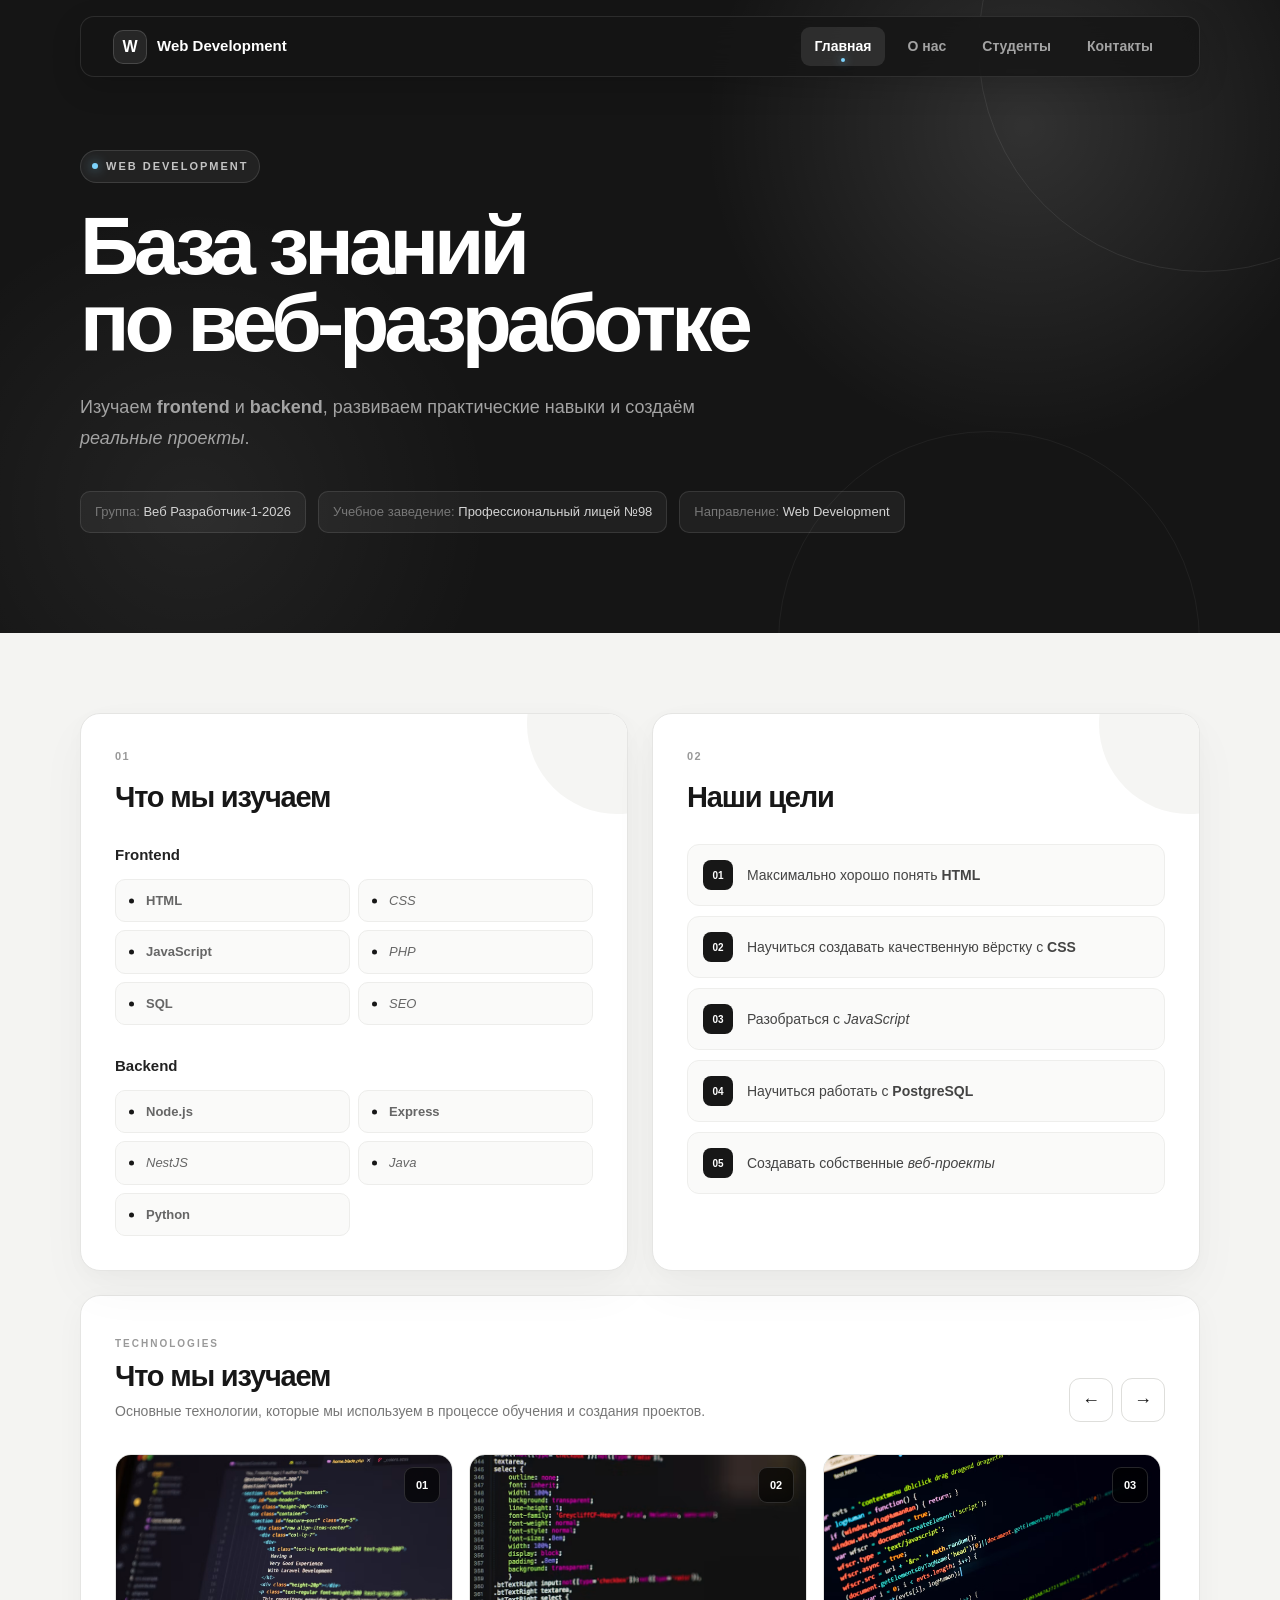
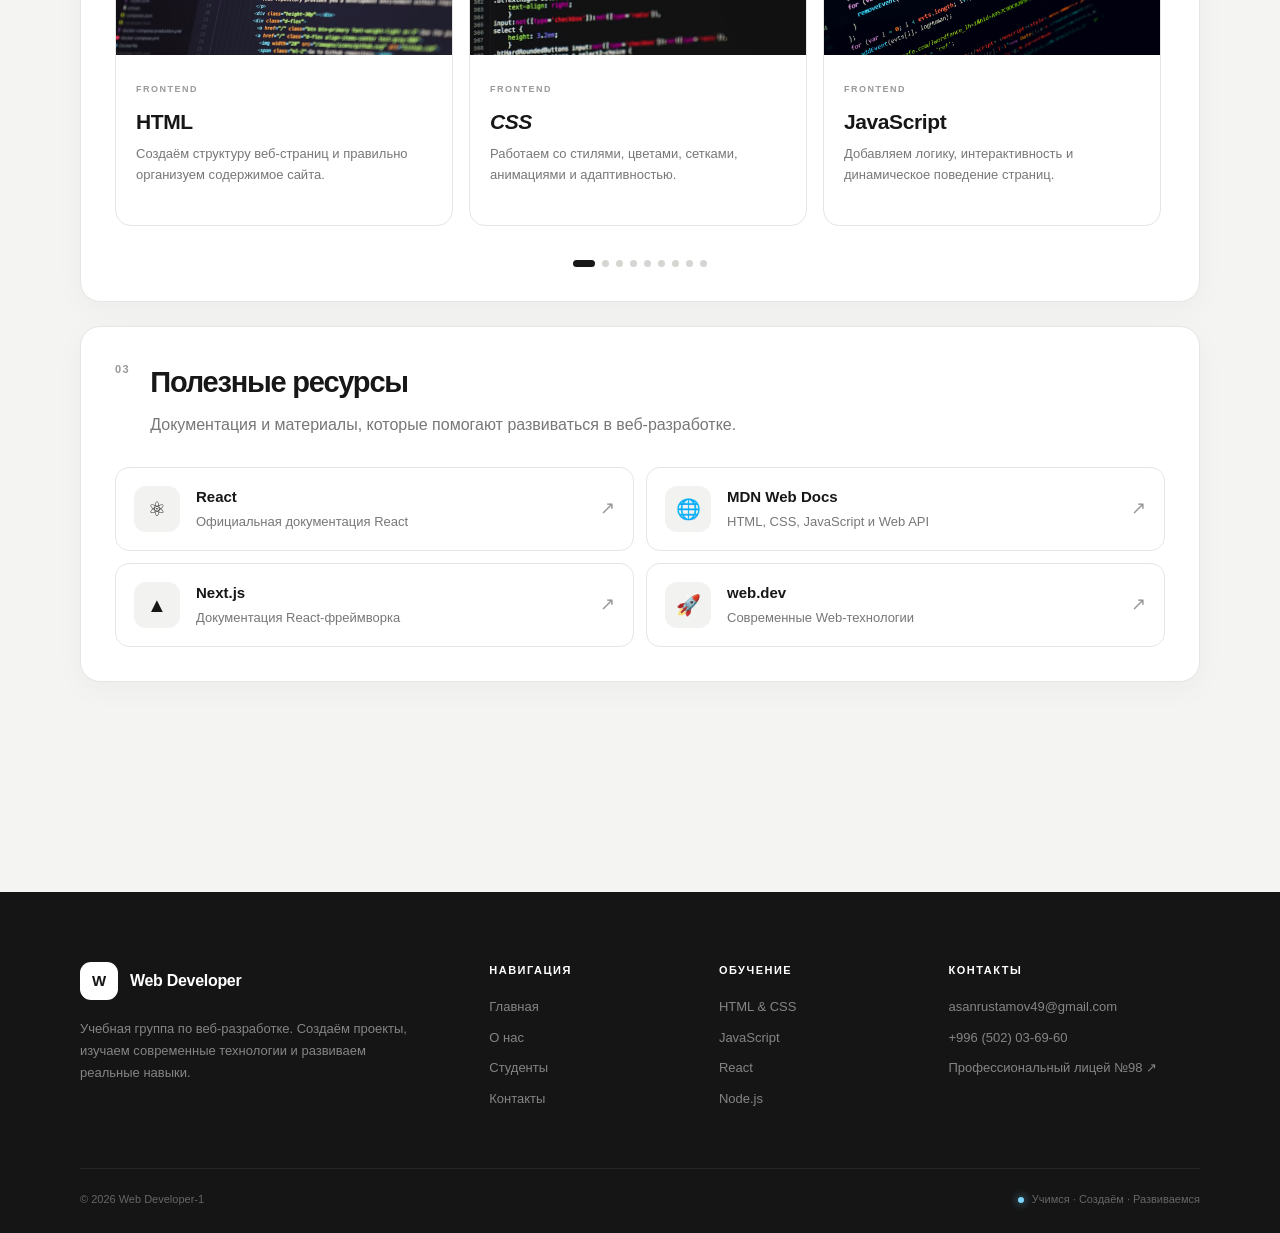
<file: index.html>
<!doctype html>
<html lang="ru">
  <head>
    <meta charset="UTF-8" />
    <meta name="viewport" content="width=device-width, initial-scale=1.0" />
    <meta
      name="description"
      content="Учебная база знаний группы Веб Разработчик-1-2026."
    />
    <title>Web Development — Главная</title>
    <link rel="icon" type="image/svg+xml" href="./images/favicon.svg" />
    <link rel="stylesheet" href="./css/style.css" />
  </head>
  <body>
    <main id="site">
      <section class="hero">
        <nav class="navigation">
          <div class="container">
            <a href="index.html" class="navigation__logo">
              <span class="navigation__logo-icon">W</span>
              Web Development
            </a>
            <div class="navigation__links">
              <a href="index.html">Главная</a>
              <a href="about.html">О нас</a>
              <a href="students.html">Студенты</a>
              <a href="contacts.html">Контакты</a>
            </div>
          </div>
        </nav>
        <div class="container">
          <span class="hero__label"> WEB DEVELOPMENT </span>
          <h1>
            База знаний
            <br />
            по веб-разработке
          </h1>
          <p>
            Изучаем <strong>frontend</strong> и <strong>backend</strong>,
            развиваем практические навыки и создаём <em>реальные проекты</em>.
          </p>
          <div class="hero__info">
            <div class="hero__info-item">
              <span>Группа:</span>
              Веб Разработчик-1-2026
            </div>
            <div class="hero__info-item">
              <span>Учебное заведение:</span>
              Профессиональный лицей №98
            </div>
            <div class="hero__info-item">
              <span>Направление:</span>
              Web Development
            </div>
          </div>
        </div>
      </section>
      <section class="knowledge">
        <div class="container">
          <div class="knowledge__grid">
            <article class="card">
              <span class="card__number"> 01 </span>
              <h2>Что мы изучаем</h2>
              <div class="topic">
                <h3>Frontend</h3>
                <ul>
                  <li>
                    <strong>HTML</strong>
                  </li>
                  <li>
                    <i>CSS</i>
                  </li>
                  <li>
                    <b>JavaScript</b>
                  </li>
                  <li>
                    <em>PHP</em>
                  </li>
                  <li>
                    <strong>SQL</strong>
                  </li>
                  <li>
                    <i>SEO</i>
                  </li>
                </ul>
              </div>
              <div class="topic">
                <h3>Backend</h3>
                <ul>
                  <li>
                    <strong>Node.js</strong>
                  </li>
                  <li>
                    <b>Express</b>
                  </li>
                  <li>
                    <em>NestJS</em>
                  </li>
                  <li>
                    <i>Java</i>
                  </li>
                  <li>
                    <strong>Python</strong>
                  </li>
                </ul>
              </div>
            </article>
            <article class="card">
              <span class="card__number"> 02 </span>
              <h2>Наши цели</h2>
              <ol class="goals">
                <li>
                  <span>01</span>
                  <p>
                    Максимально хорошо понять
                    <strong>HTML</strong>
                  </p>
                </li>
                <li>
                  <span>02</span>
                  <p>Научиться создавать качественную вёрстку с <b>CSS</b></p>
                </li>
                <li>
                  <span>03</span>
                  <p>
                    Разобраться с
                    <em>JavaScript</em>
                  </p>
                </li>
                <li>
                  <span>04</span>
                  <p>
                    Научиться работать с
                    <strong>PostgreSQL</strong>
                  </p>
                </li>
                <li>
                  <span>05</span>
                  <p>
                    Создавать собственные
                    <i>веб-проекты</i>
                  </p>
                </li>
              </ol>
            </article>
          </div>
          <section class="carousel technologies-carousel">
            <div class="carousel__header">
              <div>
                <span class="section-label"> TECHNOLOGIES </span>
                <h2>Что мы изучаем</h2>
                <p>
                  Основные технологии, которые мы используем в процессе обучения
                  и создания проектов.
                </p>
              </div>
              <div class="carousel__controls">
                <button
                  class="carousel__button technologies__prev"
                  type="button"
                  aria-label="Предыдущая технология"
                >
                  ←
                </button>
                <button
                  class="carousel__button technologies__next"
                  type="button"
                  aria-label="Следующая технология"
                >
                  →
                </button>
              </div>
            </div>
            <div class="carousel__track technologies__track">
              <article class="carousel-card">
                <div class="carousel-card__image">
                  <img src="./images/html.avif" alt="HTML" />
                  <span class="carousel-card__number"> 01 </span>
                </div>
                <div class="carousel-card__content">
                  <span class="carousel-card__category"> FRONTEND </span>
                  <h3>
                    <strong>HTML</strong>
                  </h3>
                  <p>
                    Создаём структуру веб-страниц и правильно организуем
                    содержимое сайта.
                  </p>
                </div>
              </article>
              <article class="carousel-card">
                <div class="carousel-card__image">
                  <img src="./images/css.avif" alt="CSS" />
                  <span class="carousel-card__number"> 02 </span>
                </div>
                <div class="carousel-card__content">
                  <span class="carousel-card__category"> FRONTEND </span>
                  <h3>
                    <i>CSS</i>
                  </h3>
                  <p>
                    Работаем со стилями, цветами, сетками, анимациями и
                    адаптивностью.
                  </p>
                </div>
              </article>
              <article class="carousel-card">
                <div class="carousel-card__image">
                  <img src="./images/js.avif" alt="JavaScript" />
                  <span class="carousel-card__number"> 03 </span>
                </div>
                <div class="carousel-card__content">
                  <span class="carousel-card__category"> FRONTEND </span>
                  <h3>
                    <b>JavaScript</b>
                  </h3>
                  <p>
                    Добавляем логику, интерактивность и динамическое поведение
                    страниц.
                  </p>
                </div>
              </article>
              <article class="carousel-card">
                <div class="carousel-card__image">
                  <img src="./images/react.avif" alt="React" />
                  <span class="carousel-card__number"> 04 </span>
                </div>
                <div class="carousel-card__content">
                  <span class="carousel-card__category"> FRONTEND </span>
                  <h3>
                    <em>React</em>
                  </h3>
                  <p>
                    Создаём современные интерфейсы с помощью компонентов и
                    React.
                  </p>
                </div>
              </article>
              <article class="carousel-card">
                <div class="carousel-card__image">
                  <img src="./images/javascript.avif" alt="Node.js" />
                  <span class="carousel-card__number"> 05 </span>
                </div>
                <div class="carousel-card__content">
                  <span class="carousel-card__category"> BACKEND </span>
                 <h3>
                    <strong>Node.js</strong>
                  </h3>
                  <p>
                    Изучаем серверную разработку и создание API на JavaScript.
                  </p>
                </div>
              </article>
              <article class="carousel-card">
                <div class="carousel-card__image">
                  <img src="./images/node.avif" alt="PostgreSQL" />
                  <span class="carousel-card__number"> 06 </span>
                </div>
                <div class="carousel-card__content">
                  <span class="carousel-card__category"> DATABASE </span>
                  <h3>
                    <b>PostgreSQL</b>
                  </h3>
                  <p>
                    Работаем с базами данных, таблицами, запросами и связями.
                  </p>
                </div>
              </article>
              <article class="carousel-card">
                <div class="carousel-card__image">
                  <img src="./images/nestjs.jpg" alt="NestJS" />
                  <span class="carousel-card__number"> 07 </span>
                </div>
               <div class="carousel-card__content">
                  <span class="carousel-card__category"> BACKEND </span>
                  <h3>
                    <em>NestJS</em>
                  </h3>
                  <p>
                    Создаём масштабируемые серверные приложения и API на
                    Node.js.
                  </p>
                </div>
              </article>
              <article class="carousel-card">
                <div class="carousel-card__image">
                  <img src="./images/docker.avif" alt="Docker" />
                  <span class="carousel-card__number"> 08 </span>
                </div>
                <div class="carousel-card__content">
                  <span class="carousel-card__category"> DEVOPS </span>
                  <h3>
                    <strong>Docker</strong>
                  </h3>
                  <p>
                    Учимся работать с контейнерами и запускать приложения в
                    изолированной среде.
                  </p>
                </div>
              </article>
              <article class="carousel-card">
                <div class="carousel-card__image">
                  <img src="./images/linux.avif" alt="Linux" />
                  <span class="carousel-card__number"> 09 </span>
                </div>
                <div class="carousel-card__content">
                  <span class="carousel-card__category"> SYSTEM </span>
                  <h3>
                    <i>Linux</i>
                  </h3>
                  <p>
                    Знакомимся с командной строкой, файлами, процессами и
                    серверной средой.
                  </p>
                </div>
              </article>
            </div>
            <div class="carousel__dots technologies__dots">
              <button
                class="carousel__dot active"
                type="button"
                aria-label="HTML"
              ></button>
              <button
                class="carousel__dot"
                type="button"
                aria-label="CSS"
              ></button>
              <button
                class="carousel__dot"
                type="button"
                aria-label="JavaScript"
              ></button>
              <button
                class="carousel__dot"
                type="button"
                aria-label="React"
              ></button>
              <button
                class="carousel__dot"
                type="button"
                aria-label="Node.js"
              ></button>
              <button
                class="carousel__dot"
                type="button"
                aria-label="PostgreSQL"
              ></button>
              <button
                class="carousel__dot"
                type="button"
                aria-label="NestJS"
              ></button>
              <button
                class="carousel__dot"
                type="button"
                aria-label="Docker"
              ></button>
              <button
                class="carousel__dot"
                type="button"
                aria-label="Linux"
              ></button>
            </div>
          </section>
          <section class="resources">
            <div class="section-heading">
              <span class="card__number"> 03 </span>
              <div>
                <h2>Полезные ресурсы</h2>
                <p>
                  Документация и материалы, которые помогают развиваться в
                  веб-разработке.
                </p>
              </div>
            </div>
            <div class="resources__grid">
              <a
                class="resource"
                href="https://react.dev/"
                target="_blank"
                rel="noopener noreferrer"
              >
                <span class="resource__icon"> ⚛ </span>
                <div>
                  <h3>React</h3>
                  <p>Официальная документация React</p>
                </div>
                <span class="resource__arrow"> ↗ </span>
              </a>
              <a
                class="resource"
                href="https://developer.mozilla.org/en-US/docs/Web"
                target="_blank"
                rel="noopener noreferrer"
              >
                <span class="resource__icon"> 🌐 </span>
                <div>
                  <h3>MDN Web Docs</h3>
                  <p>HTML, CSS, JavaScript и Web API</p>
                </div>
                <span class="resource__arrow"> ↗ </span>
              </a>
              <a
                class="resource"
                href="https://nextjs.org/docs"
                target="_blank"
                rel="noopener noreferrer"
              >
                <span class="resource__icon"> ▲ </span>
                <div>
                  <h3>Next.js</h3>
                  <p>Документация React-фреймворка</p>
                </div>
                <span class="resource__arrow"> ↗ </span>
              </a>
              <a
                class="resource"
                href="https://web.dev/"
                target="_blank"
                rel="noopener noreferrer"
              >
                <span class="resource__icon"> 🚀 </span>
                <div>
                  <h3>web.dev</h3>
                  <p>Современные Web-технологии</p>
                </div>
                <span class="resource__arrow"> ↗ </span>
              </a>
            </div>
          </section>
        </div>
      </section>
      <footer class="footer">
        <div class="container">
          <div class="footer__top">
            <div class="footer__brand">
              <div class="footer__logo">
                <span class="footer__logo-mark"> W </span>
                <span> Web Developer </span>
              </div>
              <p>
                Учебная группа по веб-разработке. Создаём проекты, изучаем
                современные технологии и развиваем реальные навыки.
              </p>
            </div>
            <div class="footer__column">
              <span class="footer__title"> Навигация </span>
              <a href="index.html"> Главная </a>
              <a href="about.html"> О нас </a>
              <a href="students.html"> Студенты </a>
              <a href="contacts.html"> Контакты </a>
            </div>
            <div class="footer__column">
              <span class="footer__title"> Обучение </span>
              <span> HTML & CSS </span>
              <span> JavaScript </span>
              <span> React </span>
              <span> Node.js </span>
            </div>
            <div class="footer__column">
              <span class="footer__title"> Контакты </span>
              <a href="mailto:asanrustamov49@gmail.com">
                asanrustamov49@gmail.com
              </a>
              <a href="tel:+996502036960"> +996 (502) 03-69-60 </a>
              <a
                href="https://www.pls98.kg/"
                target="_blank"
                rel="noopener noreferrer"
              >
                Профессиональный лицей №98 ↗
              </a>
            </div>
          </div>
          <div class="footer__bottom">
            <span> © 2026 Web Developer-1 </span>
            <span class="footer__status">
              <span></span>
              Учимся · Создаём · Развиваемся
            </span>
          </div>
        </div>
      </footer>
    </main>
    <script src="./js/navigation.js" defer></script>
    <script src="./js/index.js" defer></script>
  </body>
</html>
</file>
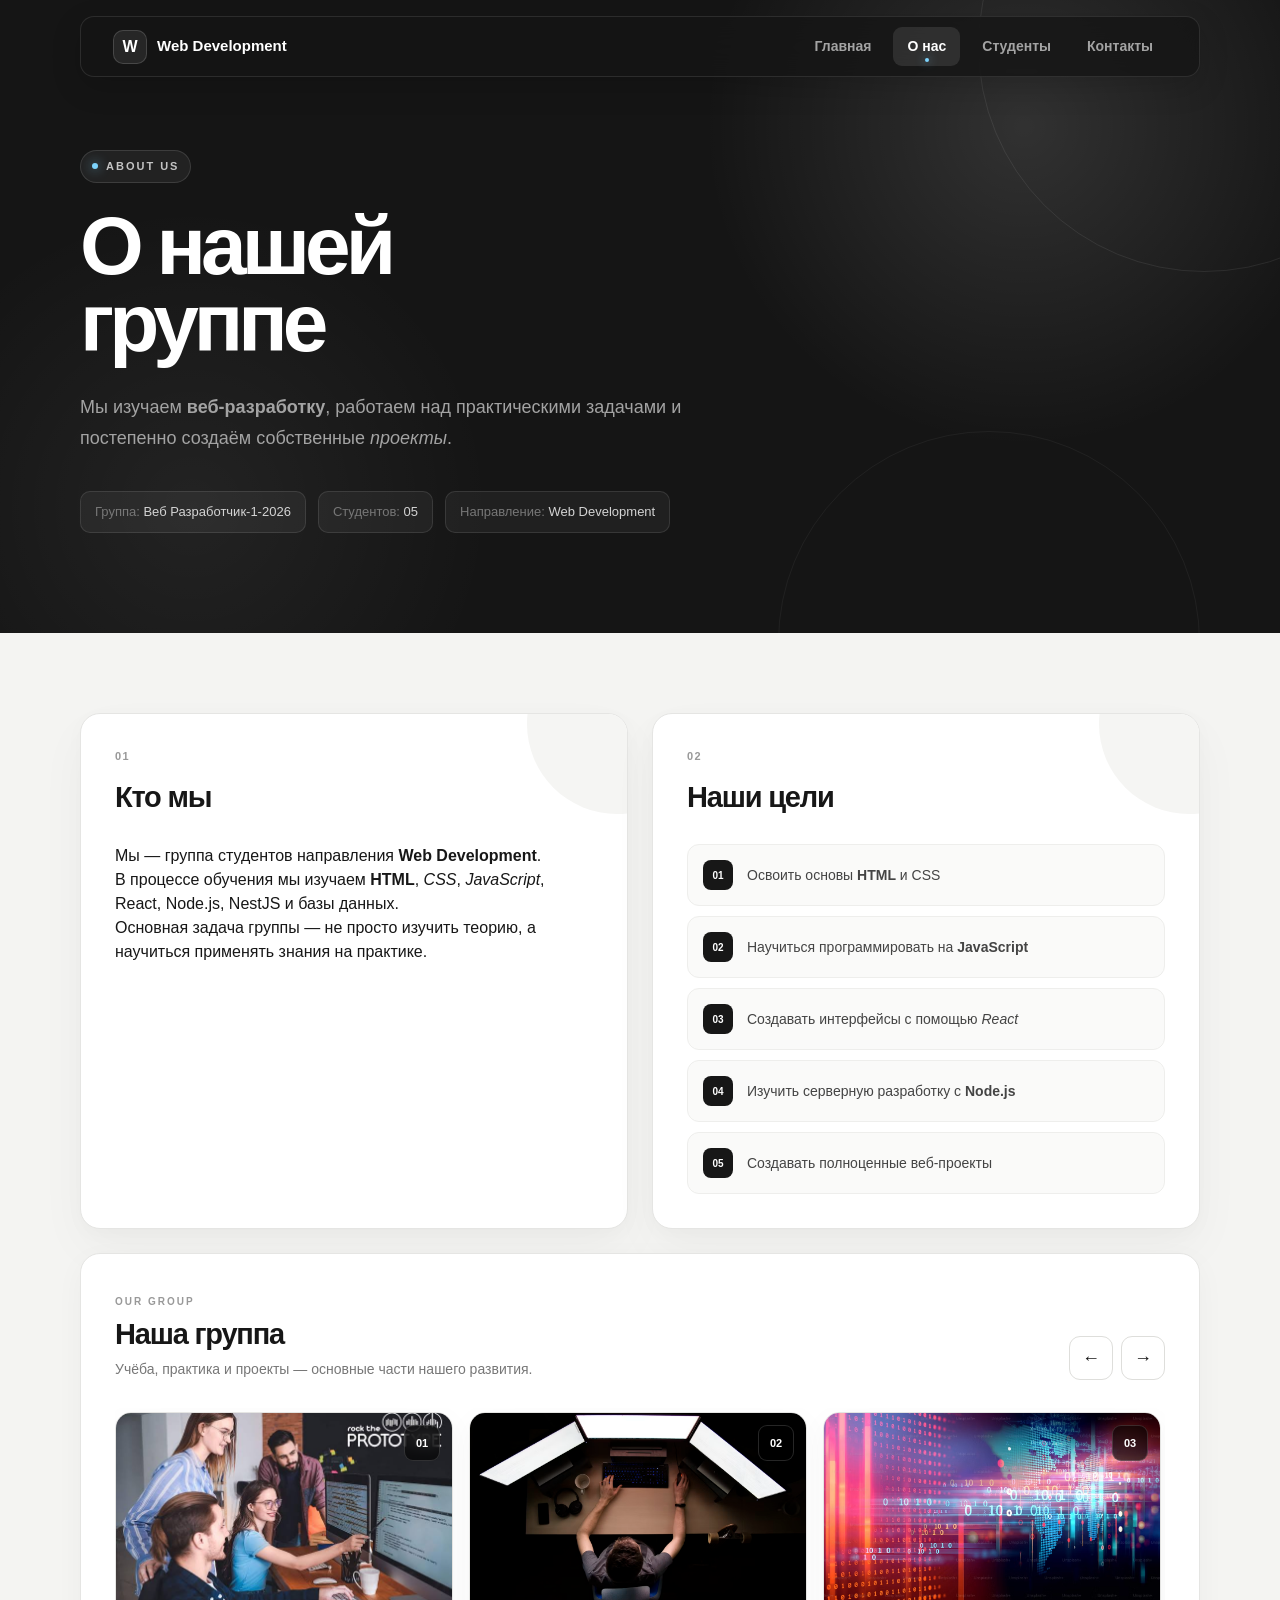
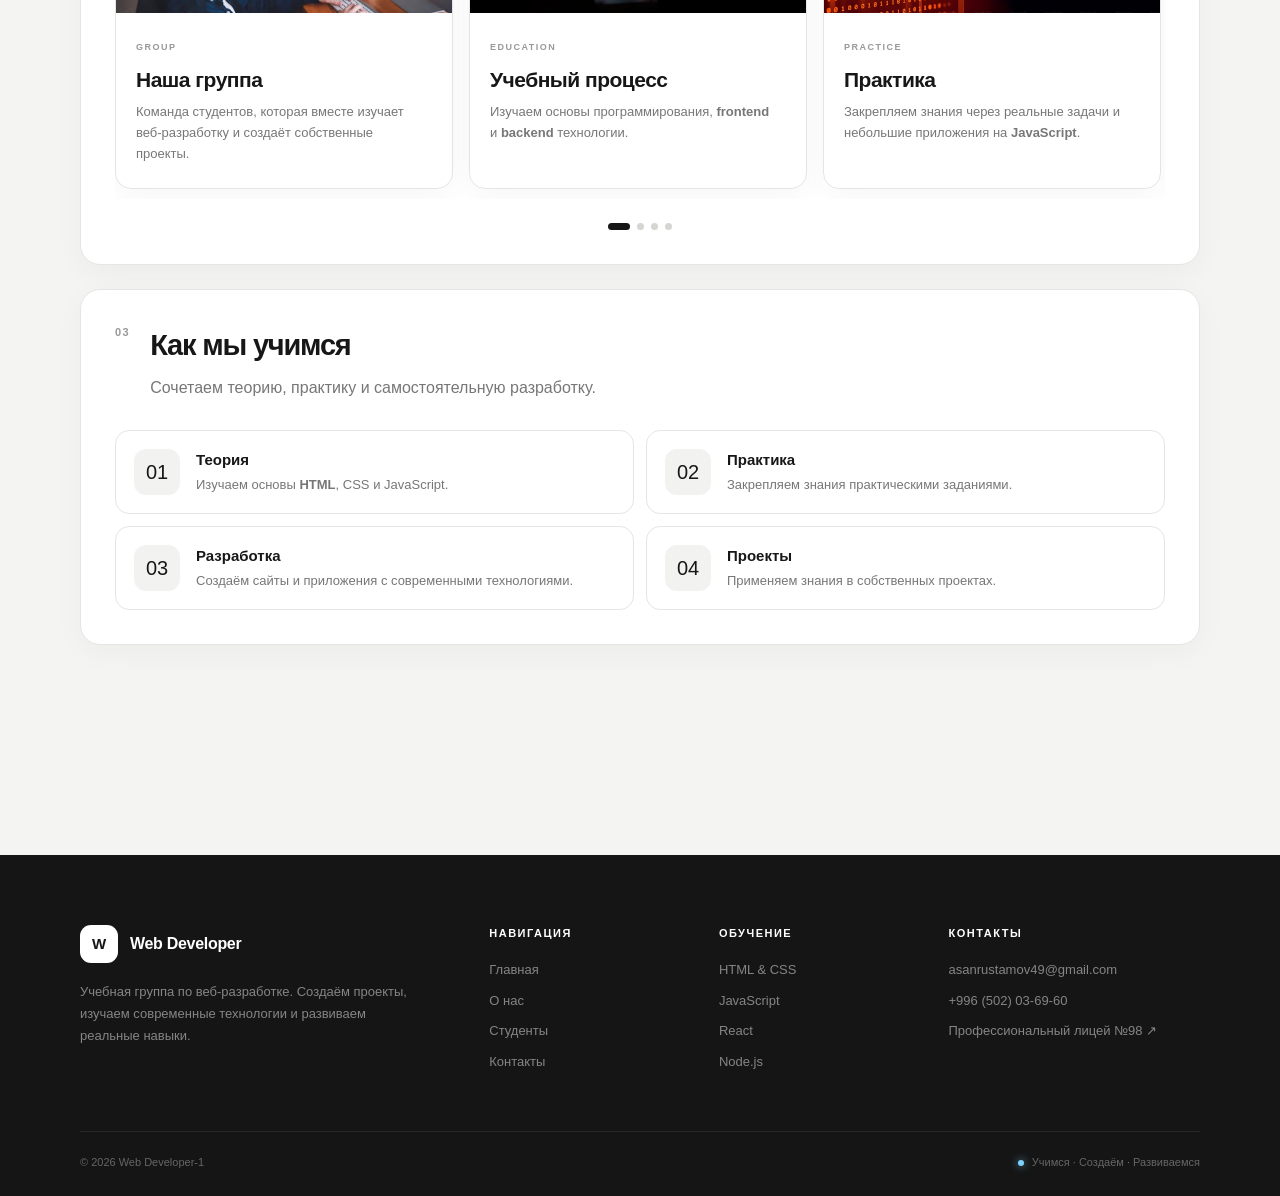
<file: about.html>
<!doctype html>
<html lang="ru">
  <head>
    <meta charset="UTF-8" />
    <meta name="viewport" content="width=device-width, initial-scale=1.0" />
    <meta
      name="description"
      content="Информация об учебной группе Веб Разработчик-1-2026."
    />
    <title>Web Development — О нас</title>
    <link rel="icon" type="image/svg+xml" href="./images/favicon.svg" />
    <link rel="stylesheet" href="./css/style.css" />
  </head>
  <body>
    <main id="site">
      <section class="hero">
        <nav class="navigation">
          <div class="container">
            <a href="index.html" class="navigation__logo">
              <span class="navigation__logo-icon"> W </span>
              Web Development
            </a>
            <div class="navigation__links">
              <a href="index.html"> Главная </a>
              <a href="about.html"> О нас </a>
              <a href="students.html"> Студенты </a>
              <a href="contacts.html"> Контакты </a>
            </div>
          </div>
        </nav>
        <div class="container">
          <span class="hero__label"> ABOUT US </span>
          <h1>
            О нашей
            <br />
            группе
          </h1>
          <p>
            Мы изучаем <strong>веб-разработку</strong>, работаем над
            практическими задачами и постепенно создаём собственные
            <em>проекты</em>.
          </p>
          <div class="hero__info">
            <div class="hero__info-item">
              <span>Группа:</span>
              Веб Разработчик-1-2026
            </div>
            <div class="hero__info-item">
              <span>Студентов:</span>
              05
            </div>
            <div class="hero__info-item">
              <span>Направление:</span>
              Web Development
            </div>
          </div>
        </div>
      </section>
      <section class="knowledge">
        <div class="container">
          <div class="knowledge__grid">
            <article class="card">
              <span class="card__number"> 01 </span>
              <h2>Кто мы</h2>
              <p>
                Мы — группа студентов направления
                <strong>Web Development</strong>.
              </p>
              <p>
                В процессе обучения мы изучаем
                <b>HTML</b>, <i>CSS</i>, <em>JavaScript</em>, React, Node.js,
                NestJS и базы данных.
              </p>
              <p>
                Основная задача группы — не просто изучить теорию, а научиться
                применять знания на практике.
              </p>
            </article>
            <article class="card">
              <span class="card__number"> 02 </span>
              <h2>Наши цели</h2>
              <ol class="goals">
                <li>
                  <span>01</span>
                  <p>
                    Освоить основы
                    <strong>HTML</strong> и CSS
                  </p>
                </li>
                <li>
                  <span>02</span>
                  <p>Научиться программировать на <b>JavaScript</b></p>
                </li>
                <li>
                  <span>03</span>
                  <p>Создавать интерфейсы с помощью <em>React</em></p>
                </li>
                <li>
                  <span>04</span>
                  <p>Изучить серверную разработку с <strong>Node.js</strong></p>
                </li>
                <li>
                  <span>05</span>
                  <p>Создавать полноценные веб-проекты</p>
                </li>
              </ol>
            </article>
          </div>
          <section class="carousel about-carousel">
            <div class="carousel__header">
              <div>
                <span class="section-label"> OUR GROUP </span>
                <h2>Наша группа</h2>
                <p>
                  Учёба, практика и проекты — основные части нашего развития.
                </p>
              </div>
              <div class="carousel__controls">
                <button
                  class="carousel__button about__prev"
                  type="button"
                  aria-label="Предыдущая карточка"
                >
                  ←
                </button>
                <button
                  class="carousel__button about__next"
                  type="button"
                  aria-label="Следующая карточка"
                >
                  →
                </button>
              </div>
            </div>
            <div class="carousel__track about__track">
              <article class="carousel-card">
                <div class="carousel-card__image">
                  <img src="./images/group.jpg" alt="Наша группа" />
                  <span class="carousel-card__number"> 01 </span>
                </div>
                <div class="carousel-card__content">
                  <span class="carousel-card__category"> GROUP </span>
                  <h3>Наша группа</h3>
                  <p>
                    Команда студентов, которая вместе изучает веб-разработку и
                    создаёт собственные проекты.
                  </p>
                </div>
              </article>
              <article class="carousel-card">
                <div class="carousel-card__image">
                  <img src="./images/process.avif" alt="Учебный процесс" />
                  <span class="carousel-card__number"> 02 </span>
                </div>
                <div class="carousel-card__content">
                  <span class="carousel-card__category"> EDUCATION </span>
                  <h3>Учебный процесс</h3>
                  <p>
                    Изучаем основы программирования,
                    <strong>frontend</strong> и
                    <strong>backend</strong> технологии.
                  </p>
                </div>
              </article>
              <article class="carousel-card">
                <div class="carousel-card__image">
                  <img src="./images/programming.avif" alt="Практика" />
                  <span class="carousel-card__number"> 03 </span>
                </div>
                <div class="carousel-card__content">
                  <span class="carousel-card__category"> PRACTICE </span>
                  <h3>Практика</h3>
                  <p>
                    Закрепляем знания через реальные задачи и небольшие
                    приложения на <b>JavaScript</b>.
                  </p>
                </div>
              </article>
              <article class="carousel-card">
                <div class="carousel-card__image">
                  <img src="./images/projects.avif" alt="Наши проекты" />
                  <span class="carousel-card__number"> 04 </span>
                </div>
                <div class="carousel-card__content">
                  <span class="carousel-card__category"> PROJECTS </span>
                  <h3>Наши проекты</h3>
                  <p>
                    Создаём сайты и приложения, применяя изученные
                    <em>Web-технологии</em>.
                  </p>
                </div>
              </article>
            </div>
            <div class="carousel__dots about__dots">
              <button
                class="carousel__dot active"
                type="button"
                aria-label="Наша группа"
              ></button>
              <button
                class="carousel__dot"
                type="button"
                aria-label="Учебный процесс"
              ></button>
              <button
                class="carousel__dot"
                type="button"
                aria-label="Практика"
              ></button>
              <button
                class="carousel__dot"
                type="button"
                aria-label="Наши проекты"
              ></button>
            </div>
          </section>
          <section class="resources">
            <div class="section-heading">
              <span class="card__number"> 03 </span>
              <div>
                <h2>Как мы учимся</h2>
                <p>Сочетаем теорию, практику и самостоятельную разработку.</p>
              </div>
            </div>
            <div class="resources__grid">
              <article class="resource">
                <span class="resource__icon"> 01 </span>
                <div>
                  <h3>Теория</h3>
                  <p>
                    Изучаем основы
                    <strong>HTML</strong>, CSS и JavaScript.
                  </p>
                </div>
              </article>
              <article class="resource">
                <span class="resource__icon"> 02 </span>
                <div>
                  <h3>Практика</h3>
                  <p>Закрепляем знания практическими заданиями.</p>
                </div>
              </article>
              <article class="resource">
                <span class="resource__icon"> 03 </span>
                <div>
                  <h3>Разработка</h3>
                  <p>Создаём сайты и приложения с современными технологиями.</p>
                </div>
              </article>
              <article class="resource">
                <span class="resource__icon"> 04 </span>
                <div>
                  <h3>Проекты</h3>
                  <p>Применяем знания в собственных проектах.</p>
                </div>
              </article>
            </div>
          </section>
        </div>
      </section>
      <footer class="footer">
        <div class="container">
          <div class="footer__top">
            <div class="footer__brand">
              <div class="footer__logo">
                <span class="footer__logo-mark"> W </span>
                <span> Web Developer </span>
              </div>
              <p>
                Учебная группа по веб-разработке. Создаём проекты, изучаем
                современные технологии и развиваем реальные навыки.
              </p>
            </div>
            <div class="footer__column">
              <span class="footer__title"> Навигация </span>
              <a href="index.html"> Главная </a>
              <a href="about.html"> О нас </a>
              <a href="students.html"> Студенты </a>
              <a href="contacts.html"> Контакты </a>
            </div>
            <div class="footer__column">
              <span class="footer__title"> Обучение </span>
              <span> HTML & CSS </span>
              <span> JavaScript </span>
              <span> React </span>
              <span> Node.js </span>
            </div>
            <div class="footer__column">
              <span class="footer__title"> Контакты </span>
              <a href="mailto:asanrustamov49@gmail.com">
                asanrustamov49@gmail.com
              </a>
              <a href="tel:+996502036960"> +996 (502) 03-69-60 </a>
              <a
                href="https://www.pls98.kg/"
                target="_blank"
                rel="noopener noreferrer"
              >
                Профессиональный лицей №98 ↗
              </a>
            </div>
          </div>
          <div class="footer__bottom">
            <span> © 2026 Web Developer-1 </span>
            <span class="footer__status">
              <span></span>
              Учимся · Создаём · Развиваемся
            </span>
          </div>
        </div>
      </footer>
    </main>
    <script src="./js/navigation.js" defer></script>
    <script src="./js/about.js" defer></script>
  </body>
</html>
</file>
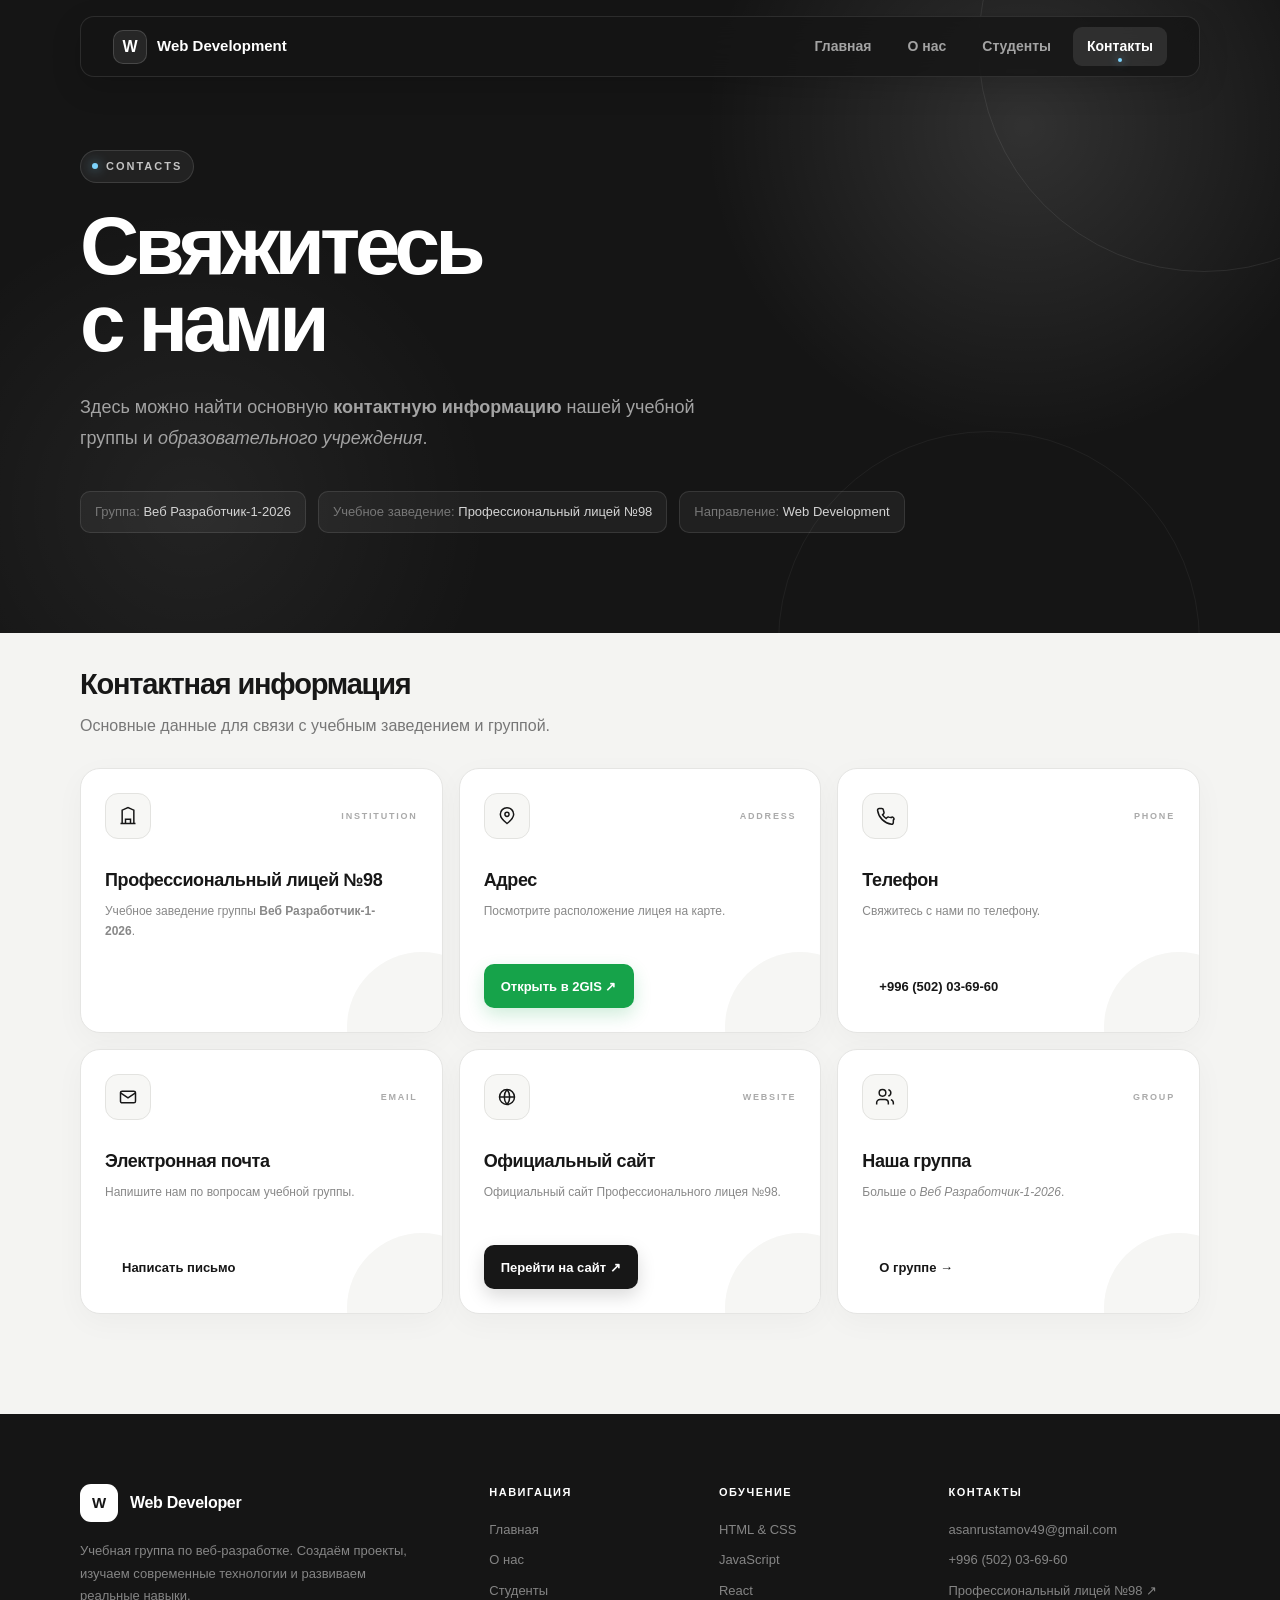
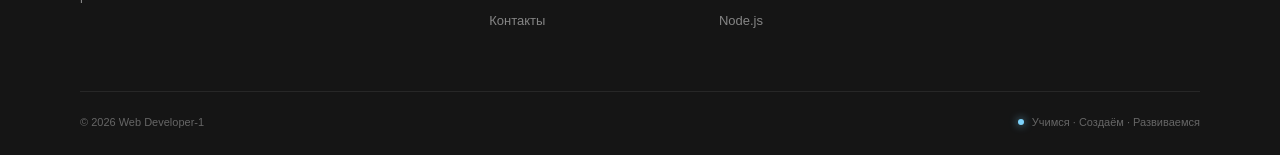
<file: contacts.html>
<!doctype html>
<html lang="ru">
  <head>
    <meta charset="UTF-8" />
    <meta name="viewport" content="width=device-width, initial-scale=1.0" />
    <meta
    name="description"
    content="Контактная информация группы Веб Разработчик-1-2026."
    />
    <link rel="icon" type="image/svg+xml" href="./images/favicon.svg" />
    <title>Web Development — Контакты</title>
    <link rel="stylesheet" href="./css/style.css" />
  </head>
  <body>
    <main id="site">
      <section class="hero">
        <nav class="navigation">
          <div class="container">
            <a href="index.html" class="navigation__logo">
              <span class="navigation__logo-icon"> W </span>
              Web Development
            </a>
            <div class="navigation__links">
              <a href="index.html"> Главная </a>
              <a href="about.html"> О нас </a>
              <a href="students.html"> Студенты </a>
              <a href="contacts.html"> Контакты </a>
            </div>
          </div>
        </nav>
        <div class="container">
          <span class="hero__label"> CONTACTS </span>
          <h1>
            Свяжитесь
            <br />
            с нами
          </h1>
          <p>
            Здесь можно найти основную
            <strong>контактную информацию</strong>
            нашей учебной группы и
            <em>образовательного учреждения</em>.
          </p>
          <div class="hero__info">
            <div class="hero__info-item">
              <span>Группа:</span>
              Веб Разработчик-1-2026
            </div>
            <div class="hero__info-item">
              <span>Учебное заведение:</span>
              Профессиональный лицей №98
            </div>
            <div class="hero__info-item">
              <span>Направление:</span>
              Web Development
            </div>
          </div>
        </div>
      </section>
      <section class="contacts">
        <div class="container">
          <div class="section-heading" style="margin-top: 30px">
            <div>
              <h2>Контактная информация</h2>
              <p>Основные данные для связи с учебным заведением и группой.</p>
            </div>
          </div>
          <div class="contact-grid">
            <article class="contact-card">
              <div class="contact-card__top">
                <span class="contact-card__icon">
                  <svg
                    viewBox="0 0 24 24"
                    fill="none"
                    stroke="currentColor"
                    stroke-width="1.8"
                  >
                    <path
                      d="M3 21h18M5 21V5l7-3 7 3v16M9 21v-5h6v5M9 9h.01M15 9h.01M9 12h.01M15 12h.01"
                    />
                  </svg>
                </span>
                <span class="contact-card__label">INSTITUTION</span>
              </div>
              <h3>Профессиональный лицей №98</h3>
              <p>
                Учебное заведение группы
                <strong>Веб Разработчик-1-2026</strong>.
              </p>
            </article>
            <article class="contact-card">
              <div class="contact-card__top">
                <span class="contact-card__icon">
                  <svg
                    viewBox="0 0 24 24"
                    fill="none"
                    stroke="currentColor"
                    stroke-width="1.8"
                  >
                    <path d="M20 10c0 5-8 11-8 11S4 15 4 10a8 8 0 1 1 16 0Z" />
                    <circle cx="12" cy="10" r="2.5" />
                  </svg>
                </span>
                <span class="contact-card__label">ADDRESS</span>
              </div>
              <h3>Адрес</h3>
              <p>Посмотрите расположение лицея на карте.</p>
              <a
                href="https://2gis.kg/bishkek/firm/70000001019368490/74.593716%2C42.87676?m=74.593727%2C42.876667%2F19.6"
                class="button button--2gis"
                target="_blank"
                rel="noopener noreferrer"
                >Открыть в 2GIS ↗</a
              >
            </article>
            <article class="contact-card">
              <div class="contact-card__top">
                <span class="contact-card__icon">
                  <svg
                    viewBox="0 0 24 24"
                    fill="none"
                    stroke="currentColor"
                    stroke-width="1.8"
                  >
                    <path
                      d="M22 16.92v3a2 2 0 0 1-2.18 2A19.8 19.8 0 0 1 3.08 5.18 2 2 0 0 1 5.06 3h3a2 2 0 0 1 2 1.72c.12.9.33 1.78.62 2.63a2 2 0 0 1-.45 2.11L9 10.73a16 16 0 0 0 4.27 4.27l1.27-1.23a2 2 0 0 1 2.11-.45c.85.29 1.73.5 2.63.62A2 2 0 0 1 22 16.92Z"
                    />
                  </svg>
                </span>
                <span class="contact-card__label">PHONE</span>
              </div>
              <h3>Телефон</h3>
              <p>Свяжитесь с нами по телефону.</p>
              <a href="tel:+996502036960" class="button">+996 (502) 03-69-60</a>
            </article>
            <article class="contact-card">
              <div class="contact-card__top">
                <span class="contact-card__icon">
                  <svg
                    viewBox="0 0 24 24"
                    fill="none"
                    stroke="currentColor"
                    stroke-width="1.8"
                  >
                    <rect x="3" y="5" width="18" height="14" rx="2" />
                    <path d="m3 7 9 6 9-6" />
                  </svg>
                </span>
                <span class="contact-card__label">EMAIL</span>
              </div>
              <h3>Электронная почта</h3>
              <p>Напишите нам по вопросам учебной группы.</p>
              <a href="mailto:asanrustamov49@gmail.com" class="button"
                >Написать письмо</a
              >
            </article>
            <article class="contact-card">
              <div class="contact-card__top">
                <span class="contact-card__icon">
                  <svg
                    viewBox="0 0 24 24"
                    fill="none"
                    stroke="currentColor"
                    stroke-width="1.8"
                  >
                    <circle cx="12" cy="12" r="9" />
                    <path
                      d="M3 12h18M12 3a14 14 0 0 1 0 18M12 3a14 14 0 0 0 0 18"
                    />
                  </svg>
                </span>
                <span class="contact-card__label">WEBSITE</span>
              </div>
              <h3>Официальный сайт</h3>
              <p>Официальный сайт Профессионального лицея №98.</p>
              <a
                href="https://www.pls98.kg/"
                class="button button--site"
                target="_blank"
                rel="noopener noreferrer"
                >Перейти на сайт ↗</a
              >
            </article>
            <article class="contact-card">
              <div class="contact-card__top">
                <span class="contact-card__icon">
                  <svg
                    viewBox="0 0 24 24"
                    fill="none"
                    stroke="currentColor"
                    stroke-width="1.8"
                  >
                    <path
                      d="M16 21v-2a4 4 0 0 0-4-4H6a4 4 0 0 0-4 4v2M9 11a4 4 0 1 0 0-8 4 4 0 0 0 0 8ZM22 21v-2a4 4 0 0 0-3-3.87M16 3.13a4 4 0 0 1 0 7.75"
                    />
                  </svg>
                </span>
                <span class="contact-card__label">GROUP</span>
              </div>
              <h3>Наша группа</h3>
              <p>Больше о <em>Веб Разработчик-1-2026</em>.</p>
              <a href="about.html" class="button">О группе →</a>
            </article>
          </div>
        </div>
      </section>
      <footer class="footer">
        <div class="container">
          <div class="footer__top">
            <div class="footer__brand">
              <div class="footer__logo">
                <span class="footer__logo-mark"> W </span>
                <span> Web Developer </span>
              </div>
              <p>
                Учебная группа по веб-разработке. Создаём проекты, изучаем
                современные технологии и развиваем реальные навыки.
              </p>
            </div>
            <div class="footer__column">
              <span class="footer__title"> Навигация </span>
              <a href="index.html"> Главная </a>
              <a href="about.html"> О нас </a>
              <a href="students.html"> Студенты </a>
              <a href="contacts.html"> Контакты </a>
            </div>
            <div class="footer__column">
              <span class="footer__title"> Обучение </span>
              <span> HTML & CSS </span>
              <span> JavaScript </span>
              <span> React </span>
              <span> Node.js </span>
            </div>
            <div class="footer__column">
              <span class="footer__title"> Контакты </span>
              <a href="mailto:asanrustamov49@gmail.com">
                asanrustamov49@gmail.com
              </a>
              <a href="tel:+996502036960"> +996 (502) 03-69-60 </a>
              <a
                href="https://www.pls98.kg/"
                target="_blank"
                rel="noopener noreferrer"
              >
                Профессиональный лицей №98 ↗
              </a>
            </div>
          </div>
          <div class="footer__bottom">
            <span> © 2026 Web Developer-1 </span>
            <span class="footer__status">
              <span></span>
              Учимся · Создаём · Развиваемся
            </span>
          </div>
        </div>
      </footer>
    </main>
    <script src="./js/navigation.js" defer></script>
  </body>
</html>
</file>
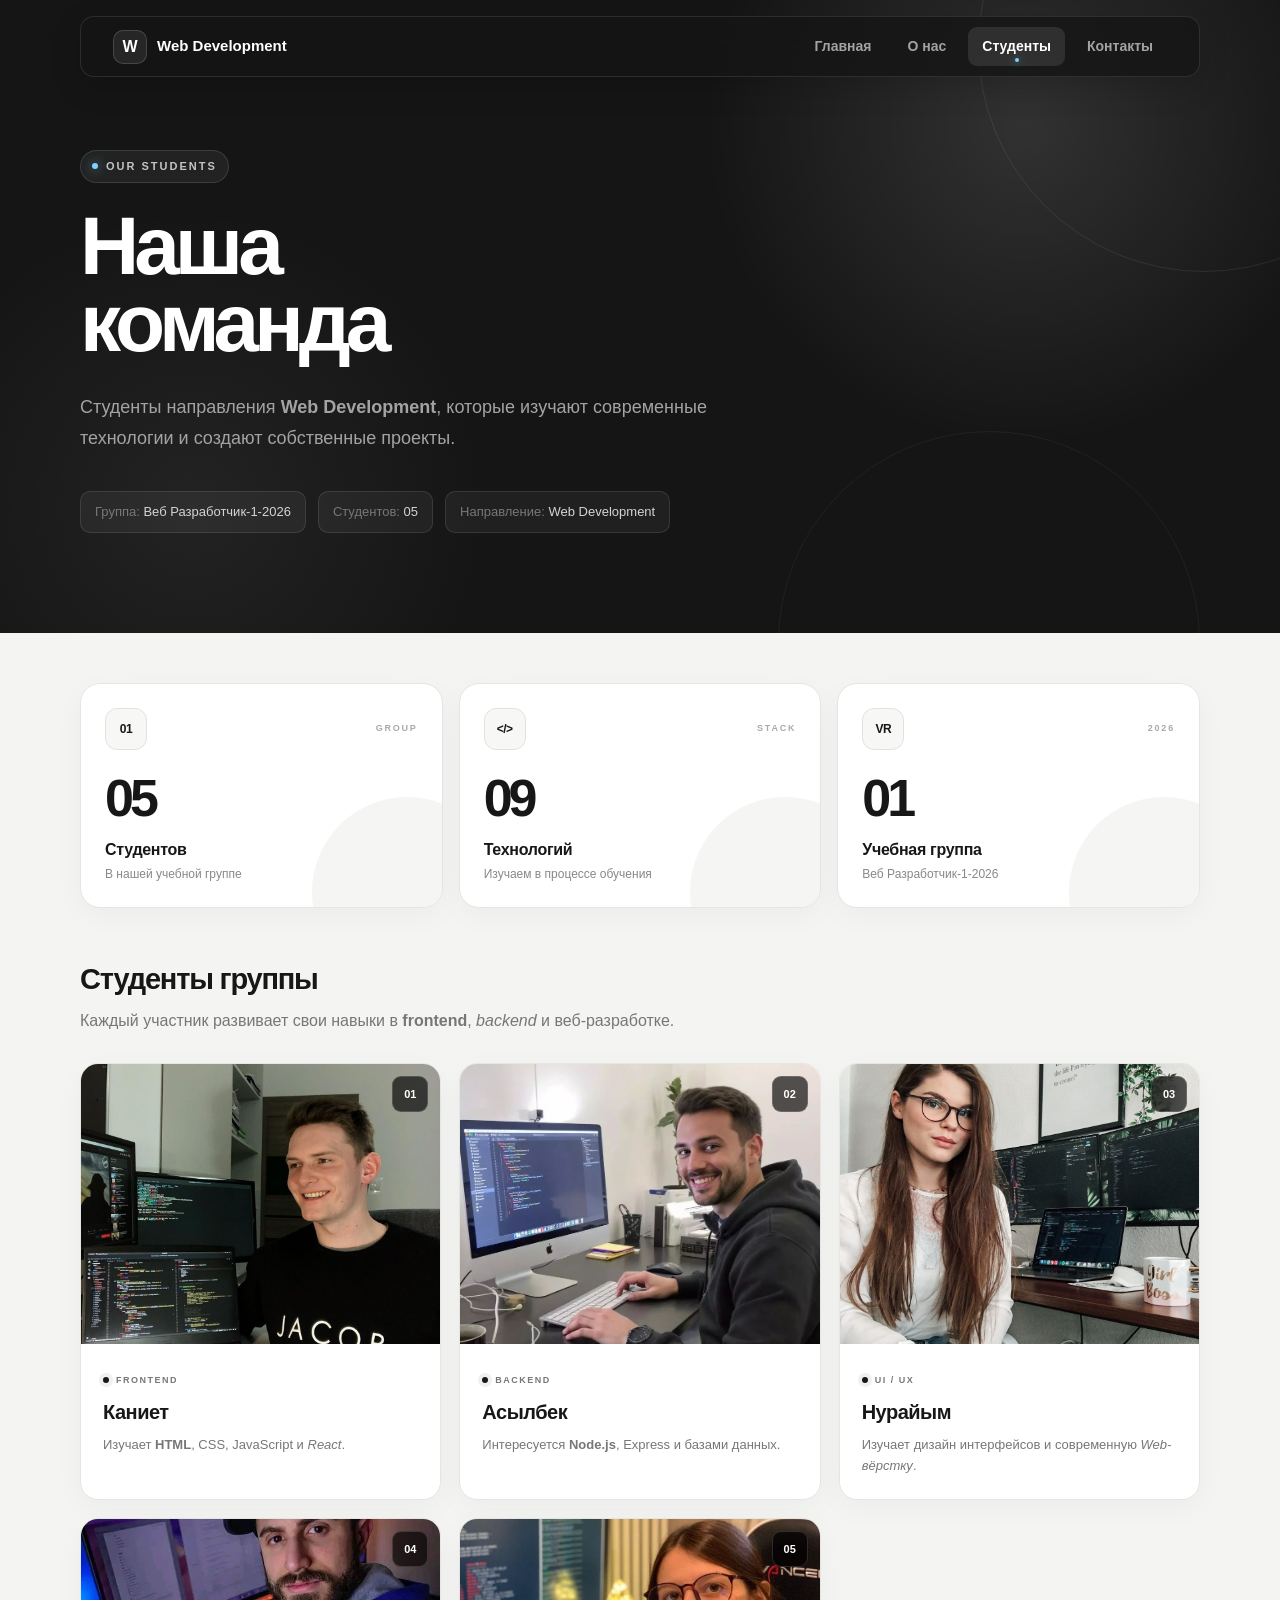
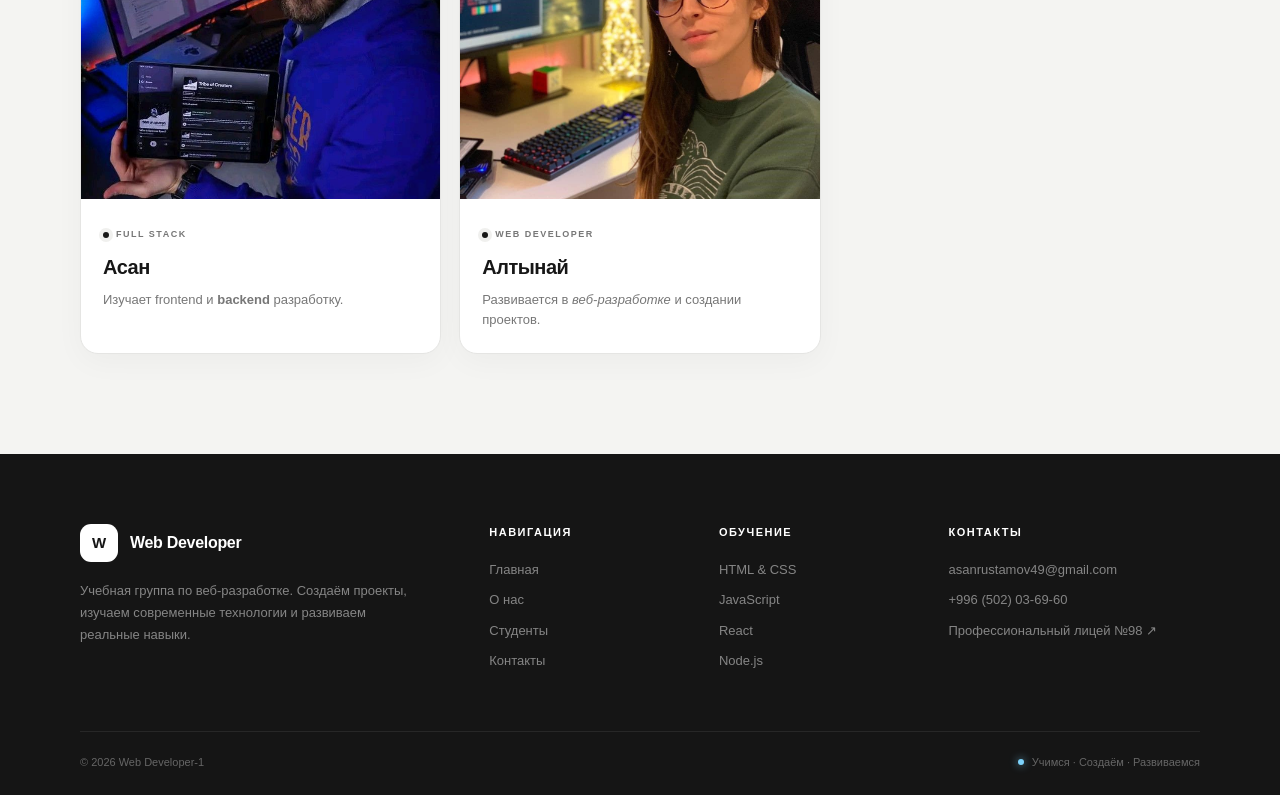
<file: students.html>
<!doctype html>
<html lang="ru">
  <head>
    <meta charset="UTF-8" />
    <meta name="viewport" content="width=device-width, initial-scale=1.0" />
    <meta
      name="description"
      content="Студенты группы Веб Разработчик-1-2026."
    />
    <title>Web Development — Студенты</title>
    <link rel="icon" type="image/svg+xml" href="./images/favicon.svg" />
    <link rel="stylesheet" href="./css/style.css" />
  </head>
  <body>
    <main id="site">
      <section class="hero">
        <nav class="navigation">
          <div class="container">
            <a href="index.html" class="navigation__logo">
              <span class="navigation__logo-icon"> W </span>
              Web Development
            </a>
            <div class="navigation__links">
              <a href="index.html"> Главная </a>
              <a href="about.html"> О нас </a>
              <a href="students.html"> Студенты </a>
              <a href="contacts.html"> Контакты </a>
            </div>
          </div>
        </nav>
        <div class="container">
          <span class="hero__label"> OUR STUDENTS </span>
          <h1>
            Наша
            <br />
            команда
          </h1>
          <p>
            Студенты направления
            <strong>Web Development</strong>, которые изучают современные
            технологии и создают собственные проекты.
          </p>
          <div class="hero__info">
            <div class="hero__info-item">
              <span>Группа:</span>
              Веб Разработчик-1-2026
            </div>
            <div class="hero__info-item">
              <span>Студентов:</span>
              05
            </div>
            <div class="hero__info-item">
              <span>Направление:</span>
              Web Development
            </div>
          </div>
        </div>
      </section>
      <section class="students-stats">
        <div class="container">
          <div class="students-stats__grid">
            <article class="stats-card">
              <div class="stats-card__top">
                <span class="stats-card__icon">01</span>
                <span class="stats-card__label">GROUP</span>
              </div>
              <strong>05</strong>
              <div class="stats-card__content">
                <h3>Студентов</h3>
                <p>В нашей учебной группе</p>
              </div>
            </article>
            <article class="stats-card">
              <div class="stats-card__top">
                <span class="stats-card__icon">&lt;/&gt;</span>
                <span class="stats-card__label">STACK</span>
              </div>
              <strong>09</strong>
              <div class="stats-card__content">
                <h3>Технологий</h3>
                <p>Изучаем в процессе обучения</p>
              </div>
            </article>
            <article class="stats-card">
              <div class="stats-card__top">
                <span class="stats-card__icon">VR</span>
                <span class="stats-card__label">2026</span>
              </div>
              <strong>01</strong>
              <div class="stats-card__content">
                <h3>Учебная группа</h3>
                <p>Веб Разработчик-1-2026</p>
              </div>
            </article>
          </div>
        </div>
      </section>
      <section class="students">
        <div class="container">
          <div class="section-heading">
            <div>
              <h2>Студенты группы</h2>
              <p>
                Каждый участник развивает свои навыки в
                <strong>frontend</strong>, <em>backend</em> и веб-разработке.
              </p>
            </div>
          </div>
          <div class="students__grid">
            <article class="student-card">
              <div class="student-card__image">
                <img src="./images/students/student2.jpg" alt="Каниет" />
                <span class="student-card__number"> 01 </span>
              </div>
              <div class="student-card__content">
                <span class="student-card__role"> FRONTEND </span>
                <h3>Каниет</h3>
                <p>
                  Изучает <strong>HTML</strong>, CSS, JavaScript и
                  <em>React</em>.
                </p>
              </div>
            </article>
            <article class="student-card">
              <div class="student-card__image">
                <img src="./images/students/asylbek.jpg" alt="Асылбек" />
                <span class="student-card__number"> 02 </span>
              </div>
              <div class="student-card__content">
                <span class="student-card__role"> BACKEND </span>
                <h3>Асылбек</h3>
                <p>
                  Интересуется
                  <strong>Node.js</strong>, Express и базами данных.
                </p>
              </div>
            </article>
            <article class="student-card">
              <div class="student-card__image">
                <img src="./images/students/student5.jpg" alt="Нурайым" />
                <span class="student-card__number"> 03 </span>
              </div>
              <div class="student-card__content">
                <span class="student-card__role"> UI / UX </span>
                <h3>Нурайым</h3>
                <p>
                  Изучает дизайн интерфейсов и современную <i>Web-вёрстку</i>.
                </p>
              </div>
            </article>
            <article class="student-card">
              <div class="student-card__image">
                <img src="./images/students/student4.jpg" alt="Асан" />
                <span class="student-card__number"> 04 </span>
              </div>
              <div class="student-card__content">
                <span class="student-card__role"> FULL STACK </span>
                <h3>Асан</h3>
                <p>
                  Изучает frontend и
                  <strong>backend</strong>
                  разработку.
                </p>
              </div>
            </article>
            <article class="student-card">
              <div class="student-card__image">
                <img src="./images/students/student3.jpg" alt="Алтынай" />
                <span class="student-card__number"> 05 </span>
              </div>
              <div class="student-card__content">
                <span class="student-card__role"> WEB DEVELOPER </span>
                <h3>Алтынай</h3>
                <p>
                  Развивается в
                  <em>веб-разработке</em>
                  и создании проектов.
                </p>
              </div>
            </article>
          </div>
        </div>
      </section>
      <footer class="footer">
        <div class="container">
          <div class="footer__top">
            <div class="footer__brand">
              <div class="footer__logo">
                <span class="footer__logo-mark"> W </span>
                <span> Web Developer </span>
              </div>
              <p>
                Учебная группа по веб-разработке. Создаём проекты, изучаем
                современные технологии и развиваем реальные навыки.
              </p>
            </div>
            <div class="footer__column">
              <span class="footer__title"> Навигация </span>
              <a href="index.html"> Главная </a>
              <a href="about.html"> О нас </a>
              <a href="students.html"> Студенты </a>
              <a href="contacts.html"> Контакты </a>
            </div>
            <div class="footer__column">
              <span class="footer__title"> Обучение </span>
              <span> HTML & CSS </span>
              <span> JavaScript </span>
              <span> React </span>
              <span> Node.js </span>
            </div>
            <div class="footer__column">
              <span class="footer__title"> Контакты </span>
              <a href="mailto:asanrustamov49@gmail.com">
                asanrustamov49@gmail.com
              </a>
              <a href="tel:+996502036960"> +996 (502) 03-69-60 </a>
              <a
                href="https://www.pls98.kg/"
                target="_blank"
                rel="noopener noreferrer"
              >
                Профессиональный лицей №98 ↗
              </a>
            </div>
          </div>
          <div class="footer__bottom">
            <span> © 2026 Web Developer-1 </span>
            <span class="footer__status">
              <span></span>
              Учимся · Создаём · Развиваемся
            </span>
          </div>
        </div>
      </footer>
    </main>
    <script src="./js/navigation.js" defer></script>
  </body>
</html>
</file>
<file: css/style.css>
* {
  box-sizing: border-box;
  margin: 0;
  padding: 0;
}

html {
  scroll-behavior: smooth;
}

body {
  font-family: Inter, Arial, Helvetica, sans-serif;
  background: #f4f4f2;
  color: #171717;
  line-height: 1.5;
}

a {
  color: inherit;
  text-decoration: none;
}

ul,
ol {
  list-style: none;
}

button,
a {
  -webkit-tap-highlight-color: transparent;
}

.container {
  width: min(1120px, calc(100% - 40px));
  margin: 0 auto;
}

.navigation {
  position: fixed;
  top: 16px;
  left: 50%;
  z-index: 1000;
  width: min(1120px, calc(100% - 40px));
  padding: 10px 12px;
  transform: translateX(-50%);
  border: 1px solid rgba(255, 255, 255, 0.1);
  border-radius: 14px;
  background: rgba(21, 21, 21, 0.82);
  backdrop-filter: blur(16px);
  -webkit-backdrop-filter: blur(16px);
  box-shadow: 0 10px 30px rgba(0, 0, 0, 0.15);
  transition:
    background 0.25s ease,
    box-shadow 0.25s ease;
}

.navigation.scrolled {
  background: rgba(21, 21, 21, 0.95);
  box-shadow: 0 12px 35px rgba(0, 0, 0, 0.22);
}

.navigation .container {
  display: flex;
  align-items: center;
  justify-content: space-between;
}

.navigation__logo {
  display: flex;
  align-items: center;
  gap: 10px;
  color: #fff;
  font-size: 15px;
  font-weight: 700;
}

.navigation__logo-icon {
  display: grid;
  place-items: center;
  width: 34px;
  height: 34px;
  border: 1px solid rgba(255, 255, 255, 0.15);
  border-radius: 10px;
  background: rgba(255, 255, 255, 0.08);
  font-size: 16px;
}

.navigation__links {
  display: flex;
  align-items: center;
  gap: 8px;
}

.navigation__links a {
  position: relative;
  padding: 9px 14px;
  border-radius: 9px;
  color: #a3a3a3;
  font-size: 14px;
  font-weight: 600;
  transition:
    color 0.2s ease,
    background 0.2s ease;
}

.navigation__links a:hover {
  color: #fff;
  background: rgba(255, 255, 255, 0.08);
}

.navigation__links a.active {
  color: #fff;
  background: rgba(255, 255, 255, 0.1);
}

.navigation__links a.active::after {
  content: "";
  position: absolute;
  left: 50%;
  bottom: 4px;
  width: 4px;
  height: 4px;
  border-radius: 50%;
  background: #7dd3fc;
  transform: translateX(-50%);
  box-shadow: 0 0 10px rgba(125, 211, 252, 0.8);
}

.hero {
  position: relative;
  overflow: hidden;
  padding: 150px 0 100px;
  background:
    radial-gradient(
      circle at 80% 20%,
      rgba(255, 255, 255, 0.12),
      transparent 28%
    ),
    radial-gradient(
      circle at 15% 80%,
      rgba(255, 255, 255, 0.06),
      transparent 25%
    ),
    #151515;
  color: #fff;
}

.hero::before {
  content: "";
  position: absolute;
  top: -180px;
  right: -150px;
  width: 450px;
  height: 450px;
  border: 1px solid rgba(255, 255, 255, 0.08);
  border-radius: 50%;
}

.hero::after {
  content: "";
  position: absolute;
  right: 80px;
  bottom: -220px;
  width: 420px;
  height: 420px;
  border: 1px solid rgba(255, 255, 255, 0.05);
  border-radius: 50%;
}

.hero .container {
  position: relative;
  z-index: 2;
}

.hero__label {
  display: inline-flex;
  align-items: center;
  gap: 8px;
  margin-bottom: 24px;
  padding: 7px 11px;
  border: 1px solid rgba(255, 255, 255, 0.12);
  border-radius: 999px;
  background: rgba(255, 255, 255, 0.06);
  color: #c4c4c4;
  font-size: 11px;
  font-weight: 700;
  letter-spacing: 2px;
}

.hero__label::before {
  content: "";
  width: 6px;
  height: 6px;
  border-radius: 50%;
  background: #7dd3fc;
  box-shadow: 0 0 12px rgba(125, 211, 252, 0.8);
}

.hero h1 {
  max-width: 850px;
  font-size: clamp(44px, 7vw, 82px);
  line-height: 0.95;
  letter-spacing: -5px;
  font-weight: 800;
}

.hero p {
  max-width: 650px;
  margin-top: 30px;
  color: #a3a3a3;
  font-size: 18px;
  line-height: 1.7;
}

.hero__info {
  display: flex;
  flex-wrap: wrap;
  gap: 12px;
  margin-top: 38px;
}

.hero__info-item {
  padding: 10px 14px;
  border: 1px solid rgba(255, 255, 255, 0.1);
  border-radius: 10px;
  background: rgba(255, 255, 255, 0.05);
  color: #d4d4d4;
  font-size: 13px;
}

.hero__info-item span {
  color: #777;
}

.knowledge {
  padding: 80px 0 110px;
}

.knowledge__grid {
  display: grid;
  grid-template-columns: 1fr 1fr;
  gap: 24px;
}

.card {
  position: relative;
  overflow: hidden;
  padding: 34px;
  background: #fff;
  border: 1px solid #e5e5e3;
  border-radius: 20px;
  box-shadow:
    0 5px 20px rgba(0, 0, 0, 0.025),
    0 20px 50px rgba(0, 0, 0, 0.035);
  transition:
    transform 0.25s ease,
    box-shadow 0.25s ease,
    border-color 0.25s ease;
}

.card::after {
  content: "";
  position: absolute;
  top: -80px;
  right: -80px;
  width: 180px;
  height: 180px;
  border-radius: 50%;
  background: #f5f5f3;
  pointer-events: none;
}

.card:hover {
  transform: translateY(-5px);
  border-color: #d5d5d2;
  box-shadow:
    0 10px 30px rgba(0, 0, 0, 0.05),
    0 30px 70px rgba(0, 0, 0, 0.06);
}

.card__number {
  position: relative;
  z-index: 2;
  display: block;
  margin-bottom: 18px;
  color: #999;
  font-size: 11px;
  font-weight: 800;
  letter-spacing: 1.5px;
}

.card h2 {
  position: relative;
  z-index: 2;
  margin-bottom: 30px;
  font-size: 29px;
  line-height: 1.1;
  letter-spacing: -1.2px;
}

.topic + .topic {
  margin-top: 30px;
}

.topic h3 {
  margin-bottom: 12px;
  color: #222;
  font-size: 15px;
}

.topic ul {
  display: grid;
  grid-template-columns: repeat(2, 1fr);
  gap: 8px;
}

.topic li {
  position: relative;
  padding: 11px 13px 11px 30px;
  border: 1px solid #ededeb;
  border-radius: 10px;
  background: #fafaf9;
  color: #666;
  font-size: 13px;
  transition:
    background 0.2s ease,
    border-color 0.2s ease,
    transform 0.2s ease;
}

.topic li::before {
  content: "";
  position: absolute;
  left: 13px;
  top: 50%;
  width: 5px;
  height: 5px;
  border-radius: 50%;
  background: #171717;
  transform: translateY(-50%);
}

.topic li:hover {
  transform: translateX(3px);
  background: #f2f2f0;
  border-color: #dcdcd9;
}

.goals {
  display: flex;
  flex-direction: column;
  gap: 10px;
}

.goals li {
  display: flex;
  align-items: center;
  gap: 14px;
  padding: 15px;
  border: 1px solid #eeeeec;
  border-radius: 12px;
  background: #fafaf9;
  transition:
    transform 0.2s ease,
    background 0.2s ease;
}

.goals li:hover {
  transform: translateX(4px);
  background: #f3f3f1;
}

.goals li span {
  display: grid;
  place-items: center;
  width: 30px;
  height: 30px;
  flex-shrink: 0;
  border-radius: 8px;
  background: #171717;
  color: #fff;
  font-size: 10px;
  font-weight: 700;
}

.goals p {
  color: #444;
  font-size: 14px;
}

.resources,
.carousel {
  margin-top: 24px;
  padding: 34px;
  background: #fff;
  border: 1px solid #e5e5e3;
  border-radius: 20px;
  box-shadow: 0 8px 30px rgba(0, 0, 0, 0.035);
}

.section-heading {
  display: flex;
  gap: 20px;
  margin-bottom: 30px;
}

.section-heading h2 {
  font-size: 29px;
  letter-spacing: -1.2px;
}

.section-heading p {
  margin-top: 8px;
  color: #777;
  line-height: 1.5;
}

.resources__grid {
  display: grid;
  grid-template-columns: repeat(2, 1fr);
  gap: 12px;
}

.resource {
  display: flex;
  align-items: center;
  gap: 16px;
  padding: 18px;
  border: 1px solid #e5e5e3;
  border-radius: 14px;
  background: #fff;
  transition:
    transform 0.2s ease,
    border-color 0.2s ease,
    box-shadow 0.2s ease;
}

.resource:hover {
  transform: translateY(-4px);
  border-color: #cfcfcb;
  box-shadow: 0 12px 28px rgba(0, 0, 0, 0.06);
}

.resource__icon {
  display: grid;
  place-items: center;
  width: 46px;
  height: 46px;
  flex-shrink: 0;
  border-radius: 12px;
  background: #f2f2f0;
  font-size: 20px;
}

.resource h3 {
  font-size: 15px;
}

.resource p {
  margin-top: 4px;
  color: #777;
  font-size: 13px;
}

.resource__arrow {
  margin-left: auto;
  color: #999;
  font-size: 18px;
  transition:
    transform 0.2s ease,
    color 0.2s ease;
}

.resource:hover .resource__arrow {
  transform: translate(3px, -3px);
  color: #171717;
}

.group-image {
  margin: 40px 0;
}

.group-image img {
  display: block;
  width: 100%;
  max-width: 760px;
  height: auto;
  border: 1px solid #e2e2df;
  border-radius: 20px;
  box-shadow: 0 15px 40px rgba(0, 0, 0, 0.08);
  transition:
    transform 0.3s ease,
    box-shadow 0.3s ease;
}

.group-image img:hover {
  transform: translateY(-5px);
  box-shadow: 0 25px 60px rgba(0, 0, 0, 0.12);
}

.section-label {
  display: inline-block;
  margin-bottom: 10px;
  color: #999;
  font-size: 10px;
  font-weight: 800;
  letter-spacing: 2px;
}

.carousel__header {
  display: flex;
  align-items: flex-end;
  justify-content: space-between;
  gap: 30px;
  margin-bottom: 28px;
}

.carousel__header h2 {
  font-size: 29px;
  line-height: 1.1;
  letter-spacing: -1.2px;
}

.carousel__header p {
  margin-top: 8px;
  color: #777;
  font-size: 14px;
}

.carousel__controls {
  display: flex;
  gap: 8px;
  flex-shrink: 0;
}

.carousel__button {
  display: grid;
  place-items: center;
  width: 44px;
  height: 44px;
  border: 1px solid #dededb;
  border-radius: 11px;
  background: #fff;
  color: #171717;
  font-size: 18px;
  cursor: pointer;
  transition:
    background 0.2s ease,
    color 0.2s ease,
    border-color 0.2s ease,
    transform 0.2s ease;
}

.carousel__button:hover {
  background: #171717;
  border-color: #171717;
  color: #fff;
  transform: translateY(-2px);
}

.carousel__button:disabled {
  opacity: 0.35;
  cursor: not-allowed;
  transform: none;
}

.carousel__track {
  display: flex;
  gap: 16px;
  overflow-x: auto;
  padding: 4px 2px 10px;
  scroll-behavior: smooth;
  scroll-snap-type: x mandatory;
  scrollbar-width: none;
}

.carousel__track::-webkit-scrollbar {
  display: none;
}

.carousel-card {
  position: relative;
  flex: 0 0 calc((100% - 32px) / 3);
  overflow: hidden;
  scroll-snap-align: start;
  background: #fafaf9;
  border: 1px solid #e5e5e3;
  border-radius: 16px;
  transition:
    transform 0.25s ease,
    box-shadow 0.25s ease,
    border-color 0.25s ease;
}

.carousel-card:hover {
  transform: translateY(-5px);
  border-color: #d4d4d0;
  box-shadow: 0 15px 35px rgba(0, 0, 0, 0.07);
}

.carousel-card__image {
  position: relative;
  height: 200px;
  overflow: hidden;
  background: #e9e9e6;
}

.carousel-card__image img {
  display: block;
  width: 100%;
  height: 100%;
  object-fit: cover;
  transition: transform 0.4s ease;
}

.carousel-card:hover .carousel-card__image img {
  transform: scale(1.05);
}

.carousel-card__number,
.student-card__number {
  position: absolute;
  top: 12px;
  right: 12px;
  display: grid;
  place-items: center;
  width: 36px;
  height: 36px;
  border: 1px solid rgba(255, 255, 255, 0.15);
  border-radius: 9px;
  background: rgba(0, 0, 0, 0.65);
  color: #fff;
  font-size: 11px;
  font-weight: 800;
  backdrop-filter: blur(8px);
}

.carousel-card__content {
  padding: 20px;
}

.carousel-card__category {
  display: inline-block;
  margin-bottom: 9px;
  color: #999;
  font-size: 9px;
  font-weight: 800;
  letter-spacing: 1.5px;
}

.carousel-card__content h3 {
  margin-bottom: 7px;
  font-size: 18px;
  letter-spacing: -0.4px;
}

.carousel-card__content p {
  color: #777;
  font-size: 13px;
  line-height: 1.6;
}

.carousel__dots {
  display: flex;
  align-items: center;
  justify-content: center;
  gap: 7px;
  margin-top: 24px;
}

.carousel__dot {
  width: 7px;
  height: 7px;
  padding: 0;
  border: 0;
  border-radius: 50%;
  background: #d5d5d2;
  cursor: pointer;
  transition:
    width 0.2s ease,
    background 0.2s ease;
}

.carousel__dot.active {
  width: 22px;
  border-radius: 999px;
  background: #171717;
}

.technologies-carousel {
  margin-top: 24px;
}

.technologies-carousel .carousel-card {
  flex: 0 0 calc((100% - 32px) / 3);
  background: #fff;
}

.technologies-carousel .carousel-card__image {
  background: #f1f1ef;
}

.technologies-carousel .carousel-card__content {
  min-height: 170px;
}

.technologies-carousel .carousel-card__content h3 {
  font-size: 21px;
}

.technologies-carousel .carousel-card__content p {
  max-width: 280px;
}

.technologies-carousel .carousel-card:hover {
  transform: translateY(-6px);
  box-shadow: 0 18px 45px rgba(0, 0, 0, 0.08);
}

.about-carousel {
  position: relative;
}

.about-carousel .carousel-card {
  background: #fff;
  border: 1px solid #e5e5e3;
  box-shadow: 0 8px 30px rgba(0, 0, 0, 0.035);
  transition:
    transform 0.3s ease,
    box-shadow 0.3s ease,
    border-color 0.3s ease;
}

.about-carousel .carousel-card:hover {
  transform: translateY(-7px);
  border-color: #d5d5d2;
  box-shadow: 0 20px 50px rgba(0, 0, 0, 0.08);
}

.about-carousel .carousel-card__image {
  position: relative;
  overflow: hidden;
  background: #eeeeeb;
}

.about-carousel .carousel-card__image img {
  transition: transform 0.5s ease;
}

.about-carousel .carousel-card:hover .carousel-card__image img {
  transform: scale(1.05);
}

.about-carousel .carousel-card__content {
  min-height: 175px;
}

.about-carousel .carousel-card__category {
  color: #999;
}

.about-carousel .carousel-card__content h3 {
  color: #171717;
  font-size: 21px;
  letter-spacing: -0.5px;
}

.about-carousel .carousel-card__content p {
  max-width: 280px;
  color: #777;
}

.students-stats {
  margin-bottom: 40px;
  padding: 0 0 10px;
}

.students-stats__grid {
  display: grid;
  grid-template-columns: repeat(3, 1fr);
  gap: 16px;
  margin-top: 50px;
}

.stats-card {
  position: relative;
  min-height: 210px;
  padding: 24px;
  overflow: hidden;
  background: #fff;
  border: 1px solid #e5e5e3;
  border-radius: 20px;
  box-shadow: 0 8px 30px rgba(0, 0, 0, 0.035);
  transition:
    transform 0.25s ease,
    border-color 0.25s ease,
    box-shadow 0.25s ease;
}

.stats-card::after {
  content: "";
  position: absolute;
  right: -60px;
  bottom: -80px;
  width: 190px;
  height: 190px;
  border-radius: 50%;
  background: #f5f5f3;
  transition: transform 0.35s ease;
}

.stats-card:hover {
  transform: translateY(-6px);
  border-color: #d5d5d2;
  box-shadow: 0 20px 45px rgba(0, 0, 0, 0.08);
}

.stats-card:hover::after {
  transform: scale(1.15);
}

.stats-card__top {
  position: relative;
  z-index: 2;
  display: flex;
  align-items: center;
  justify-content: space-between;
}

.stats-card__icon {
  display: grid;
  place-items: center;
  width: 42px;
  height: 42px;
  border: 1px solid #e2e2df;
  border-radius: 12px;
  background: #f7f7f5;
  color: #171717;
  font-size: 12px;
  font-weight: 800;
  letter-spacing: -0.5px;
  transition:
    background 0.25s ease,
    color 0.25s ease,
    transform 0.25s ease;
}

.stats-card__label {
  color: #aaa;
  font-size: 9px;
  font-weight: 800;
  letter-spacing: 1.8px;
}

.stats-card:hover .stats-card__icon {
  background: #171717;
  color: #fff;
  transform: translateY(-2px);
}

.stats-card > strong {
  position: relative;
  z-index: 2;
  display: block;
  margin-top: 22px;
  color: #171717;
  font-size: 52px;
  line-height: 1;
  letter-spacing: -4px;
}

.stats-card__content {
  position: relative;
  z-index: 2;
  margin-top: 14px;
}

.stats-card__content h3 {
  margin-bottom: 3px;
  color: #171717;
  font-size: 16px;
  letter-spacing: -0.3px;
}

.stats-card__content p {
  max-width: 190px;
  color: #888;
  font-size: 12px;
  line-height: 1.5;
}

@media (max-width: 900px) {
  .students-stats__grid {
    grid-template-columns: 1fr;
  }

  .stats-card {
    min-height: 180px;
  }
}

.students__grid {
  display: grid;
  grid-template-columns: repeat(3, 1fr);
  gap: 18px;
}

.student-card {
  overflow: hidden;
  background: #fff;
  border: 1px solid #e5e5e3;
  border-radius: 18px;
  box-shadow: 0 8px 30px rgba(0, 0, 0, 0.035);
  transition:
    transform 0.25s ease,
    box-shadow 0.25s ease,
    border-color 0.25s ease;
}

.student-card:hover {
  transform: translateY(-6px);
  border-color: #d5d5d2;
  box-shadow: 0 18px 45px rgba(0, 0, 0, 0.08);
}

.student-card__image {
  position: relative;
  height: 280px;
  overflow: hidden;
  background: #eeeeeb;
}

.student-card__image img {
  display: block;
  width: 100%;
  height: 100%;
  object-fit: cover;
  transition: transform 0.4s ease;
}

.student-card:hover .student-card__image img {
  transform: scale(1.05);
}

.student-card__content {
  padding: 22px;
}

.student-card__role {
  display: inline-flex;
  align-items: center;
  gap: 7px;
  margin-bottom: 10px;
  color: #777;
  font-size: 9px;
  font-weight: 800;
  letter-spacing: 1.5px;
}

.student-card__role::before {
  content: "";
  width: 6px;
  height: 6px;
  border-radius: 50%;
  background: #171717;
  box-shadow: 0 0 0 4px #f0f0ee;
}

.student-card__content h3 {
  margin-bottom: 8px;
  color: #171717;
  font-size: 20px;
  letter-spacing: -0.5px;
}

.student-card__content p {
  color: #777;
  font-size: 13px;
  line-height: 1.6;
}

.contact-grid {
  display: grid;
  grid-template-columns: repeat(3, 1fr);
  gap: 16px;
}

.contact-card {
  position: relative;
  padding: 24px;
  overflow: hidden;
  background: #fff;
  border: 1px solid #e5e5e3;
  border-radius: 20px;
  box-shadow: 0 8px 30px rgba(0, 0, 0, 0.035);
  transition: 0.25s ease;
}

.contact-card::after {
  content: "";
  position: absolute;
  right: -55px;
  bottom: -70px;
  width: 150px;
  height: 150px;
  border-radius: 50%;
  background: #f6f6f4;
  transition: 0.35s ease;
}

.contact-card:hover {
  transform: translateY(-5px);
  border-color: #d5d5d2;
  box-shadow: 0 18px 40px rgba(0, 0, 0, 0.07);
}

.contact-card:hover::after {
  transform: scale(1.15);
}

.contact-card__top {
  position: relative;
  z-index: 2;
  display: flex;
  align-items: center;
  justify-content: space-between;
  margin-bottom: 28px;
}

.contact-card__icon {
  display: grid;
  place-items: center;
  width: 46px;
  height: 46px;
  border: 1px solid #e3e3e0;
  border-radius: 13px;
  background: #f7f7f5;
  color: #171717;
  transition: 0.25s ease;
}

.contact-card__icon svg {
  width: 20px;
  height: 20px;
}

.contact-card:hover .contact-card__icon {
  background: #171717;
  color: #fff;
  transform: translateY(-2px);
}

.contact-card__label {
  color: #aaa;
  font-size: 9px;
  font-weight: 800;
  letter-spacing: 1.8px;
}

.contact-card h3 {
  position: relative;
  z-index: 2;
  margin-bottom: 8px;
  color: #171717;
  font-size: 18px;
  letter-spacing: -0.4px;
}

.contact-card p {
  position: relative;
  z-index: 2;
  max-width: 300px;
  min-height: 42px;
  margin-bottom: 20px;
  color: #888;
  font-size: 12px;
  line-height: 1.6;
}

.contact-card .button {
  position: relative;
  z-index: 2;
}

@media (max-width: 900px) {
  .contact-grid {
    grid-template-columns: repeat(2, 1fr);
  }
}

@media (max-width: 600px) {
  .contact-grid {
    grid-template-columns: 1fr;
  }
}

.buttons {
  display: flex;
  flex-wrap: wrap;
  gap: 10px;
  margin-top: 22px;
}

.button {
  display: inline-flex;
  align-items: center;
  justify-content: center;
  gap: 9px;
  min-height: 44px;
  padding: 0 16px;
  border: 1px solid transparent;
  border-radius: 10px;
  font-size: 13px;
  font-weight: 700;
  transition:
    transform 0.2s ease,
    box-shadow 0.2s ease,
    background 0.2s ease;
}

.button:hover {
  transform: translateY(-2px);
}

.button--site {
  background: #171717;
  color: #fff;
  box-shadow: 0 7px 18px rgba(0, 0, 0, 0.15);
}

.button--site:hover {
  background: #2b2b2b;
  box-shadow: 0 10px 24px rgba(0, 0, 0, 0.2);
}

.button--2gis {
  background: #16a34a;
  color: #fff;
  box-shadow: 0 7px 18px rgba(22, 163, 74, 0.2);
}

.button--2gis:hover {
  background: #15803d;
  box-shadow: 0 10px 24px rgba(22, 163, 74, 0.28);
}

.button__icon {
  display: grid;
  place-items: center;
  width: 24px;
  height: 24px;
  border-radius: 7px;
  background: rgba(255, 255, 255, 0.18);
  font-size: 11px;
  font-weight: 800;
}

.footer {
  margin-top: 100px;
  padding: 70px 0 25px;
  background: #151515;
  color: #fff;
}

.footer__top {
  display: grid;
  grid-template-columns: 2fr 1fr 1fr 1.4fr;
  gap: 50px;
  padding-bottom: 60px;
}

.footer__brand {
  max-width: 330px;
}

.footer__logo {
  display: flex;
  align-items: center;
  gap: 12px;
  margin-bottom: 18px;
  font-size: 16px;
  font-weight: 700;
  letter-spacing: -0.3px;
}

.footer__logo-mark {
  display: grid;
  place-items: center;
  width: 38px;
  height: 38px;
  border-radius: 11px;
  background: #fff;
  color: #151515;
  font-size: 15px;
  font-weight: 900;
}

.footer__brand p {
  color: #858585;
  font-size: 13px;
  line-height: 1.7;
}

.footer__column {
  display: flex;
  flex-direction: column;
  align-items: flex-start;
  gap: 11px;
}

.footer__title {
  margin-bottom: 8px;
  color: #fff;
  font-size: 11px;
  font-weight: 800;
  letter-spacing: 1.5px;
  text-transform: uppercase;
}

.footer__column a,
.footer__column span:not(.footer__title) {
  color: #858585;
  font-size: 13px;
  line-height: 1.5;
  transition:
    color 0.2s ease,
    transform 0.2s ease;
}

.footer__column a:hover {
  color: #fff;
  transform: translateX(3px);
}

.footer__bottom {
  display: flex;
  align-items: center;
  justify-content: space-between;
  padding-top: 22px;
  border-top: 1px solid rgba(255, 255, 255, 0.08);
  color: #666;
  font-size: 11px;
}

.footer__status {
  display: flex;
  align-items: center;
  gap: 8px;
}

.footer__status span {
  width: 6px;
  height: 6px;
  border-radius: 50%;
  background: #7dd3fc;
  box-shadow: 0 0 8px rgba(125, 211, 252, 0.8);
}

@media (max-width: 900px) {
  .students__grid,
  .students-stats__grid {
    grid-template-columns: repeat(2, 1fr);
  }

  .footer__top {
    grid-template-columns: repeat(2, 1fr);
    gap: 40px;
  }

  .footer__brand {
    max-width: 100%;
  }

  .carousel-card,
  .technologies-carousel .carousel-card {
    flex: 0 0 calc((100% - 16px) / 2);
  }
}

@media (max-width: 800px) {
  .navigation {
    top: 10px;
    width: calc(100% - 20px);
    padding: 8px 10px;
  }

  .navigation .container {
    gap: 8px;
  }

  .navigation__logo {
    font-size: 14px;
  }

  .navigation__logo-icon {
    width: 32px;
    height: 32px;
  }

  .navigation__links {
    width: 100%;
    gap: 4px;
    overflow-x: auto;
    scrollbar-width: none;
  }

  .navigation__links::-webkit-scrollbar {
    display: none;
  }

  .navigation__links a {
    flex-shrink: 0;
    padding: 8px 11px;
    font-size: 12px;
  }

  .hero {
    padding: 130px 0 70px;
  }

  .knowledge {
    padding: 50px 0 70px;
  }

  .knowledge__grid,
  .resources__grid,
  .contact-grid {
    grid-template-columns: 1fr;
  }

  .carousel__header {
    align-items: flex-start;
    flex-direction: column;
    gap: 20px;
  }

  .carousel__controls {
    align-self: flex-end;
  }

  .stats-card {
    min-height: 100px;
  }
}

@media (max-width: 600px) {
  .students__grid,
  .students-stats__grid {
    grid-template-columns: 1fr;
  }

  .student-card__image {
    height: 300px;
  }

  .carousel {
    padding: 24px;
    border-radius: 16px;
  }

  .carousel-card,
  .technologies-carousel .carousel-card {
    flex: 0 0 100%;
  }

  .carousel-card__image {
    height: 220px;
  }

  .footer {
    margin-top: 70px;
    padding: 50px 0 22px;
  }

  .footer__top {
    grid-template-columns: 1fr;
    gap: 32px;
    padding-bottom: 40px;
  }

  .footer__bottom {
    align-items: flex-start;
    flex-direction: column;
    gap: 12px;
  }
}

@media (max-width: 520px) {
  .container {
    width: min(100% - 28px, 1120px);
  }

  .hero h1 {
    font-size: 45px;
    letter-spacing: -2.5px;
  }

  .hero p {
    font-size: 16px;
  }

  .card,
  .resources {
    padding: 24px;
    border-radius: 16px;
  }

  .topic ul {
    grid-template-columns: 1fr;
  }

  .section-heading {
    gap: 12px;
  }

  .section-heading h2 {
    font-size: 24px;
  }

  .footer .container {
    flex-direction: column;
    align-items: flex-start;
  }

  .contact-card {
    padding: 24px;
  }

  .buttons {
    flex-direction: column;
  }

  .button {
    width: 100%;
  }
}
</file>
